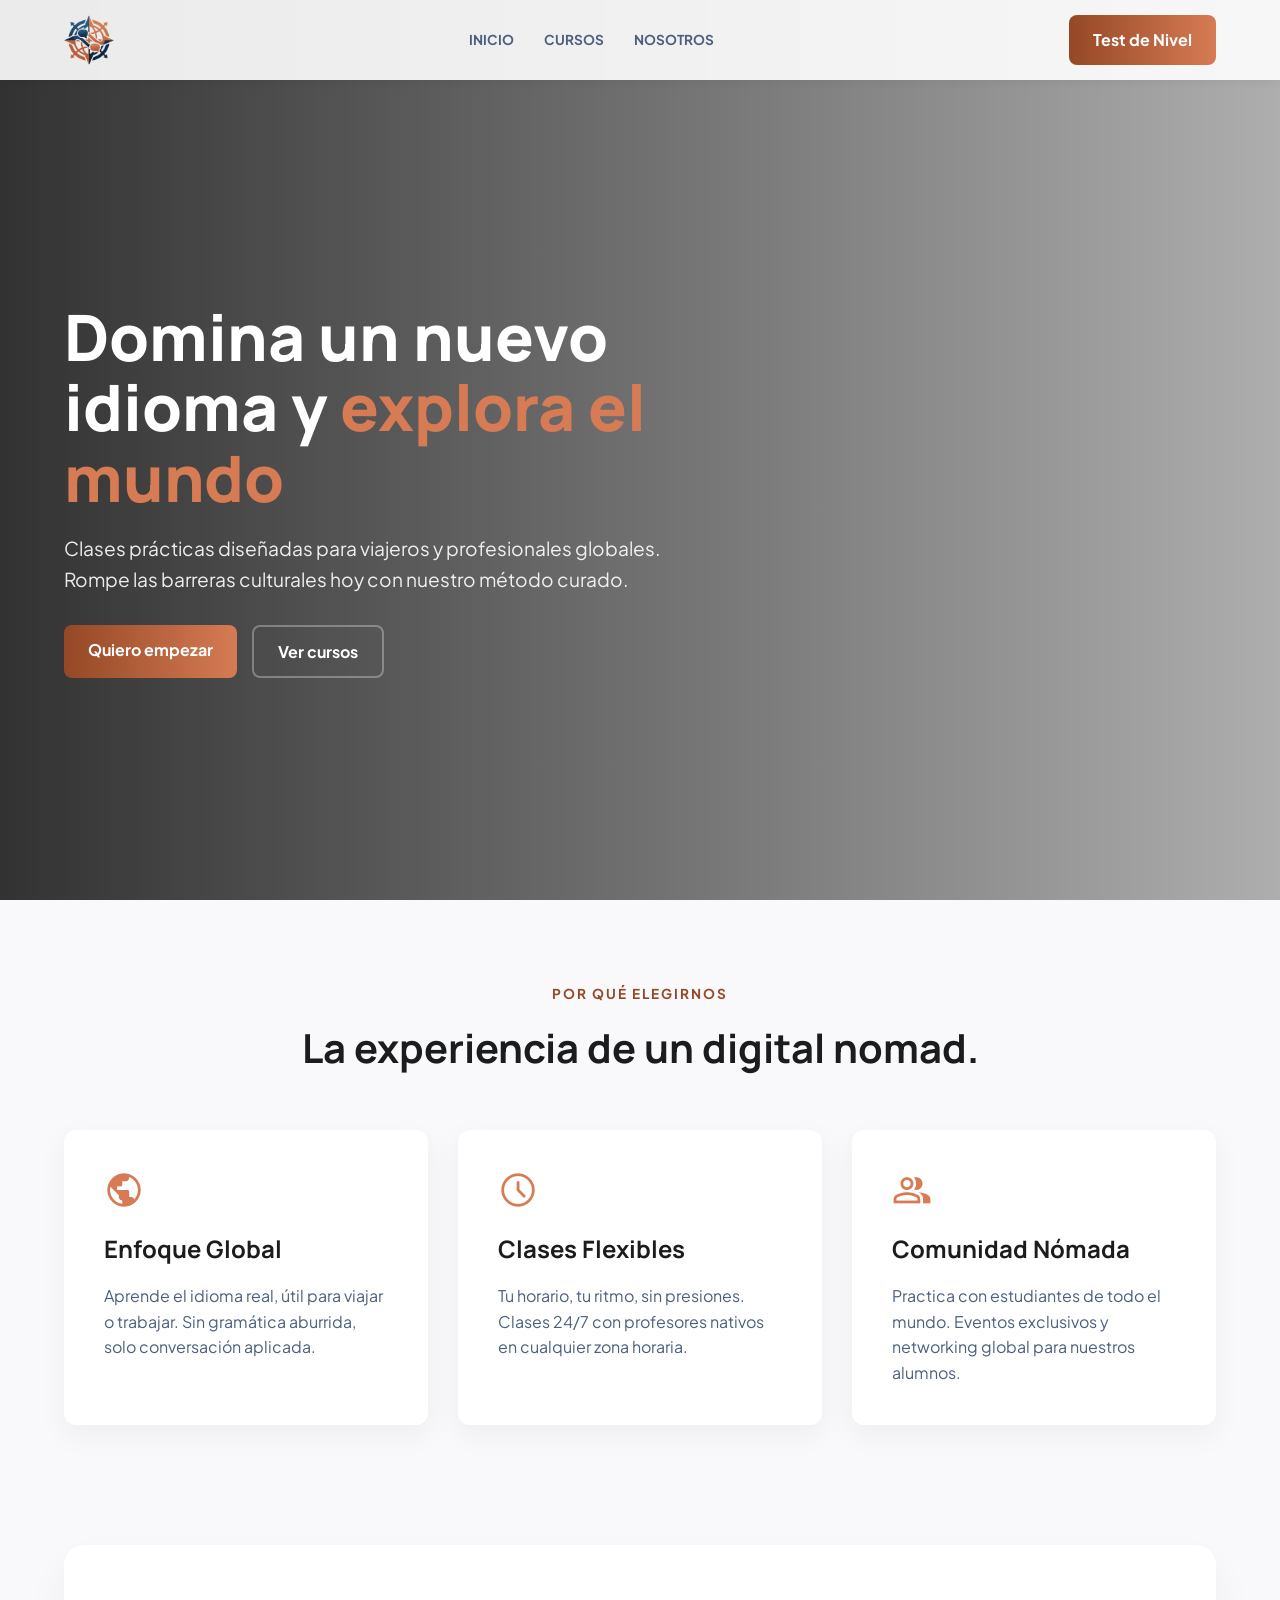
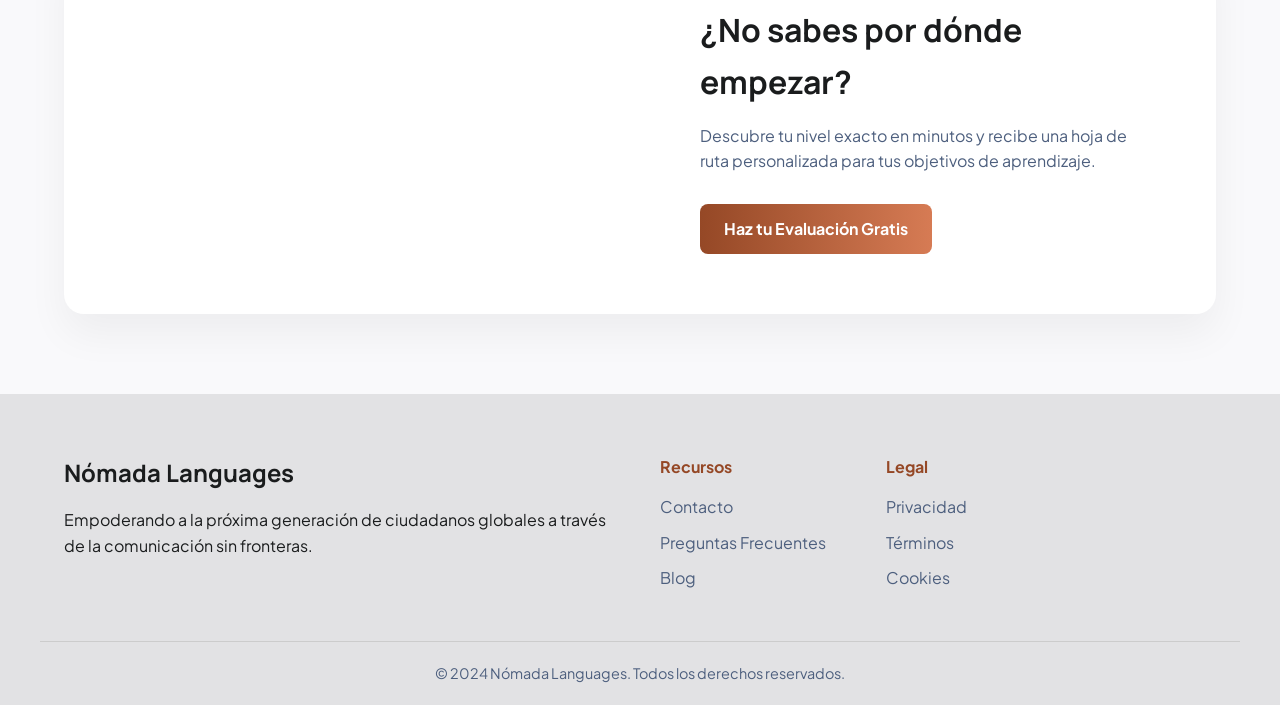
<file: index.html>
<!DOCTYPE html>
<html lang="es">
<head>
    <meta charset="UTF-8">
    <meta name="viewport" content="width=device-width, initial-scale=1.0">
    <title>Nómada Languages | Domina el mundo</title>
    <link rel="stylesheet" href="style.css">
    <link href="https://fonts.googleapis.com/css2?family=Manrope:wght@400;700;800&family=Plus+Jakarta+Sans:wght@400;500;600;700&display=swap" rel="stylesheet">
    <link href="https://fonts.googleapis.com/css2?family=Material+Symbols+Outlined" rel="stylesheet">
</head>
<body>

    <header class="navbar">
        <div class="container nav-content">
            <a href="index.html" class="logo-link">
                <img src="IMAGENES/LogoNomadaLenguages.png" alt="Nómada Languages Logo" class="logo-img">
            </a>

            <nav class="nav-links">
                <a href="index.html">Inicio</a>
                <a href="cursos.html">Cursos</a>
                <a href="nosotros.html">Nosotros</a>
            </nav>
            <a href="modulo.html" class="btn-primary">Test de Nivel</a>
            
            <span class="material-symbols-outlined menu-toggle" id="mobileMenuBtn">menu</span>
        </div>
    </header>

    <main>
        <section class="hero">
            <div class="container"> <div class="hero-content"> <h1>Domina un nuevo idioma y <span>explora el mundo</span></h1>
                    <p>Clases prácticas diseñadas para viajeros y profesionales globales. Rompe las barreras culturales hoy con nuestro método curado.</p>
                    <div class="hero-buttons">
                        <a href="#" class="btn-primary">Quiero empezar</a>
                        <a href="#" class="btn-secondary">Ver cursos</a>
                    </div>
                </div>
            </div>
        </section>

        <section class="features container">
            <div class="features-header">
                <span class="subtitle">POR QUÉ ELEGIRNOS</span>
                <h2>La experiencia de un digital nomad.</h2>
            </div>
            
            <div class="features-grid">
                <div class="feature-card">
                    <span class="material-symbols-outlined icon">public</span>
                    <h3>Enfoque Global</h3>
                    <p>Aprende el idioma real, útil para viajar o trabajar. Sin gramática aburrida, solo conversación aplicada.</p>
                </div>
                <div class="feature-card">
                    <span class="material-symbols-outlined icon">schedule</span>
                    <h3>Clases Flexibles</h3>
                    <p>Tu horario, tu ritmo, sin presiones. Clases 24/7 con profesores nativos en cualquier zona horaria.</p>
                </div>
                <div class="feature-card">
                    <span class="material-symbols-outlined icon">group</span>
                    <h3>Comunidad Nómada</h3>
                    <p>Practica con estudiantes de todo el mundo. Eventos exclusivos y networking global para nuestros alumnos.</p>
                </div>
            </div>
        </section>

        <section class="cta-banner container">
            <div class="cta-content">
                <div class="cta-image">
                    </div>
                <div class="cta-text">
                    <h2>¿No sabes por dónde empezar?</h2>
                    <p>Descubre tu nivel exacto en minutos y recibe una hoja de ruta personalizada para tus objetivos de aprendizaje.</p>
                    <a href="modulo.html" class="btn-primary">Haz tu Evaluación Gratis</a>
                </div>
            </div>
        </section>
    </main>

    <footer class="footer">
        <div class="container footer-grid">
            <div class="footer-brand">
                <h3>Nómada Languages</h3>
                <p>Empoderando a la próxima generación de ciudadanos globales a través de la comunicación sin fronteras.</p>
            </div>
            <div class="footer-links">
                <div class="link-column">
                    <h4>Recursos</h4>
                    <a href="#">Contacto</a>
                    <a href="#">Preguntas Frecuentes</a>
                    <a href="#">Blog</a>
                </div>
                <div class="link-column">
                    <h4>Legal</h4>
                    <a href="#">Privacidad</a>
                    <a href="#">Términos</a>
                    <a href="#">Cookies</a>
                </div>
            </div>
        </div>
        <div class="container footer-bottom">
            <p>&copy; 2024 Nómada Languages. Todos los derechos reservados.</p>
        </div>
    </footer>
        <script src="script.js"></script>
</body>
</html>
</file>
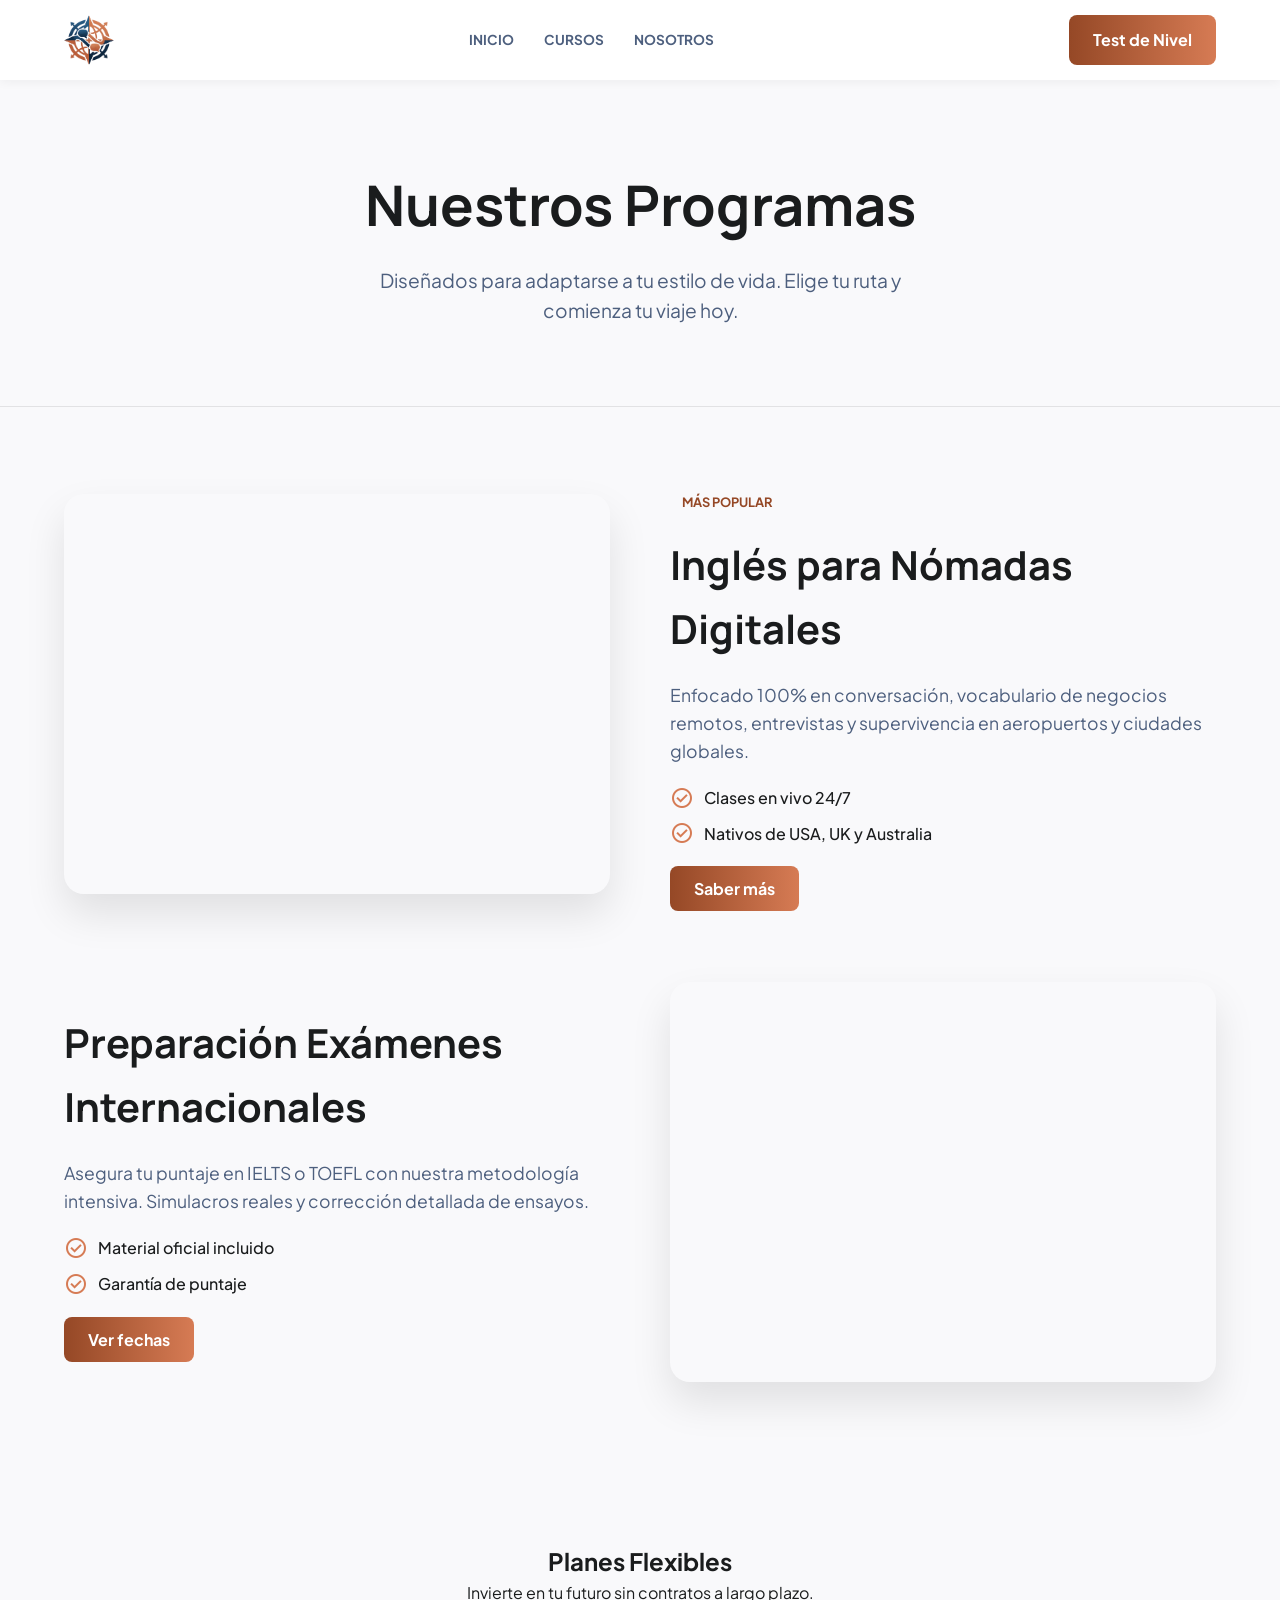
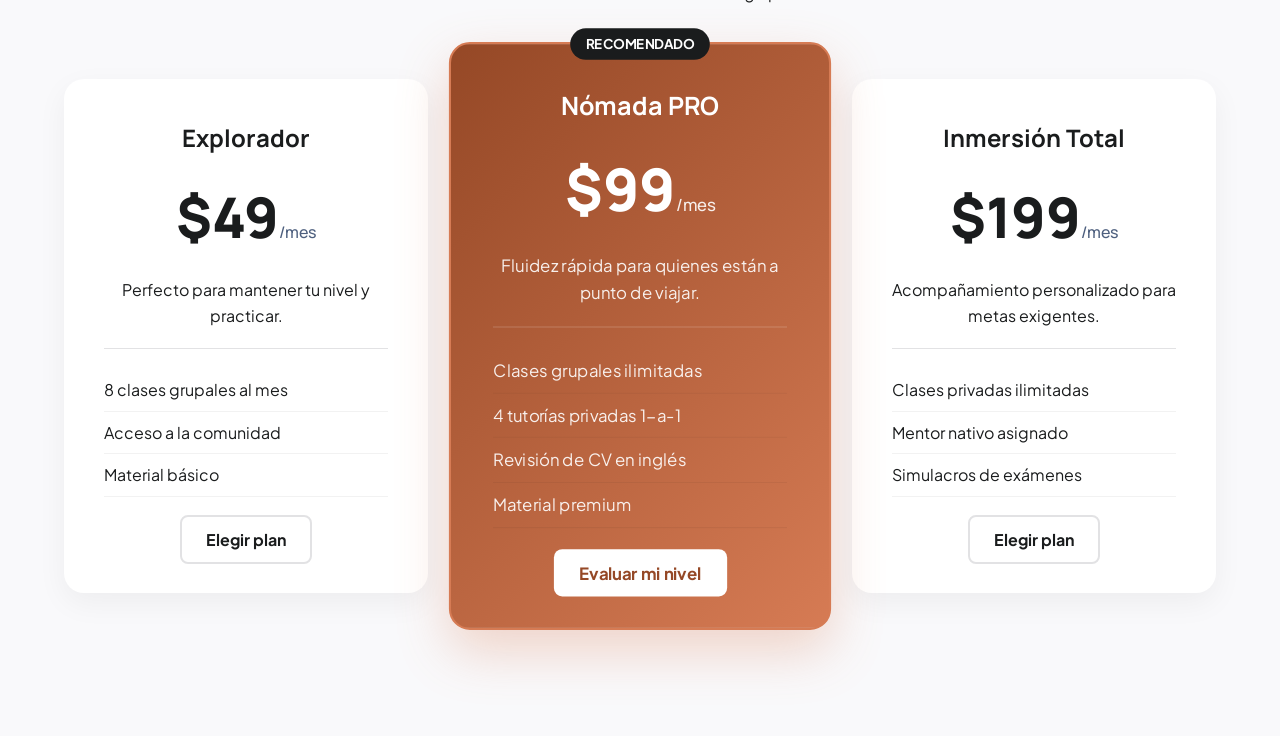
<file: cursos.html>
<!DOCTYPE html>
<html lang="es">
<head>
    <meta charset="UTF-8">
    <meta name="viewport" content="width=device-width, initial-scale=1.0">
    <title>Cursos | Nómada Languages</title>
    <link rel="stylesheet" href="style.css">
    <link href="https://fonts.googleapis.com/css2?family=Manrope:wght@400;700;800&family=Plus+Jakarta+Sans:wght@400;500;600;700&display=swap" rel="stylesheet">
    <link href="https://fonts.googleapis.com/css2?family=Material+Symbols+Outlined" rel="stylesheet">
</head>
<body>
    
    <header class="navbar">
        <div class="container nav-content">
            <a href="index.html" class="logo-link">
                <img src="IMAGENES/LogoNomadaLenguages.png" alt="Nómada Languages Logo" class="logo-img">
            </a>

            <nav class="nav-links">
                <a href="index.html">Inicio</a>
                <a href="cursos.html">Cursos</a>
                <a href="nosotros.html">Nosotros</a>
            </nav>
            <a href="modulo.html" class="btn-primary">Test de Nivel</a>

            <span class="material-symbols-outlined menu-toggle" id="mobileMenuBtn">menu</span>
        </div>
    </header>

    <main>
        <section class="page-header">
            <div class="container text-center">
                <h1>Nuestros Programas</h1>
                <p>Diseñados para adaptarse a tu estilo de vida. Elige tu ruta y comienza tu viaje hoy.</p>
            </div>
        </section>

        <section class="courses-section container">
            
            <div class="course-row">
                <div class="course-image" style="background-image: url('https://images.unsplash.com/photo-1528164344705-47542687000d?ixlib=rb-4.0.3&auto=format&fit=crop&w=800&q=80');"></div>
                <div class="course-info">
                    <span class="badge">Más Popular</span>
                    <h2>Inglés para Nómadas Digitales</h2>
                    <p>Enfocado 100% en conversación, vocabulario de negocios remotos, entrevistas y supervivencia en aeropuertos y ciudades globales.</p>
                    <ul class="course-features">
                        <li><span class="material-symbols-outlined">check_circle</span> Clases en vivo 24/7</li>
                        <li><span class="material-symbols-outlined">check_circle</span> Nativos de USA, UK y Australia</li>
                    </ul>
                    <a href="#" class="btn-primary">Saber más</a>
                </div>
            </div>

            <div class="course-row reverse">
                <div class="course-image" style="background-image: url('https://images.unsplash.com/photo-1434030216411-0b793f4b4173?ixlib=rb-4.0.3&auto=format&fit=crop&w=800&q=80');"></div>
                <div class="course-info">
                    <h2>Preparación Exámenes Internacionales</h2>
                    <p>Asegura tu puntaje en IELTS o TOEFL con nuestra metodología intensiva. Simulacros reales y corrección detallada de ensayos.</p>
                    <ul class="course-features">
                        <li><span class="material-symbols-outlined">check_circle</span> Material oficial incluido</li>
                        <li><span class="material-symbols-outlined">check_circle</span> Garantía de puntaje</li>
                    </ul>
                    <a href="#" class="btn-primary">Ver fechas</a>
                </div>
            </div>

        </section>

        <section class="pricing-section">
            <div class="container">
                <div class="text-center mb-50">
                    <h2>Planes Flexibles</h2>
                    <p>Invierte en tu futuro sin contratos a largo plazo.</p>
                </div>
                
                <div class="pricing-grid">
                    <div class="pricing-card">
                        <h3>Explorador</h3>
                        <div class="price">$49<span>/mes</span></div>
                        <p>Perfecto para mantener tu nivel y practicar.</p>
                        <hr>
                        <ul>
                            <li>8 clases grupales al mes</li>
                            <li>Acceso a la comunidad</li>
                            <li>Material básico</li>
                        </ul>
                        <a href="#" class="btn-secondary dark-text">Elegir plan</a>
                    </div>

                    <div class="pricing-card featured">
                        <div class="popular-tag">Recomendado</div>
                        <h3>Nómada PRO</h3>
                        <div class="price">$99<span>/mes</span></div>
                        <p>Fluidez rápida para quienes están a punto de viajar.</p>
                        <hr>
                        <ul>
                            <li>Clases grupales ilimitadas</li>
                            <li>4 tutorías privadas 1-a-1</li>
                            <li>Revisión de CV en inglés</li>
                            <li>Material premium</li>
                        </ul>
                        <a href="modulo.html" class="btn-primary" style="background: white; color: var(--primary-dark);">Evaluar mi nivel</a>
                    </div>

                    <div class="pricing-card">
                        <h3>Inmersión Total</h3>
                        <div class="price">$199<span>/mes</span></div>
                        <p>Acompañamiento personalizado para metas exigentes.</p>
                        <hr>
                        <ul>
                            <li>Clases privadas ilimitadas</li>
                            <li>Mentor nativo asignado</li>
                            <li>Simulacros de exámenes</li>
                        </ul>
                        <a href="#" class="btn-secondary dark-text">Elegir plan</a>
                    </div>
                </div>
            </div>
        </section>
    </main>
    <script src="script.js"></script>

    </body>
</html>
</file>
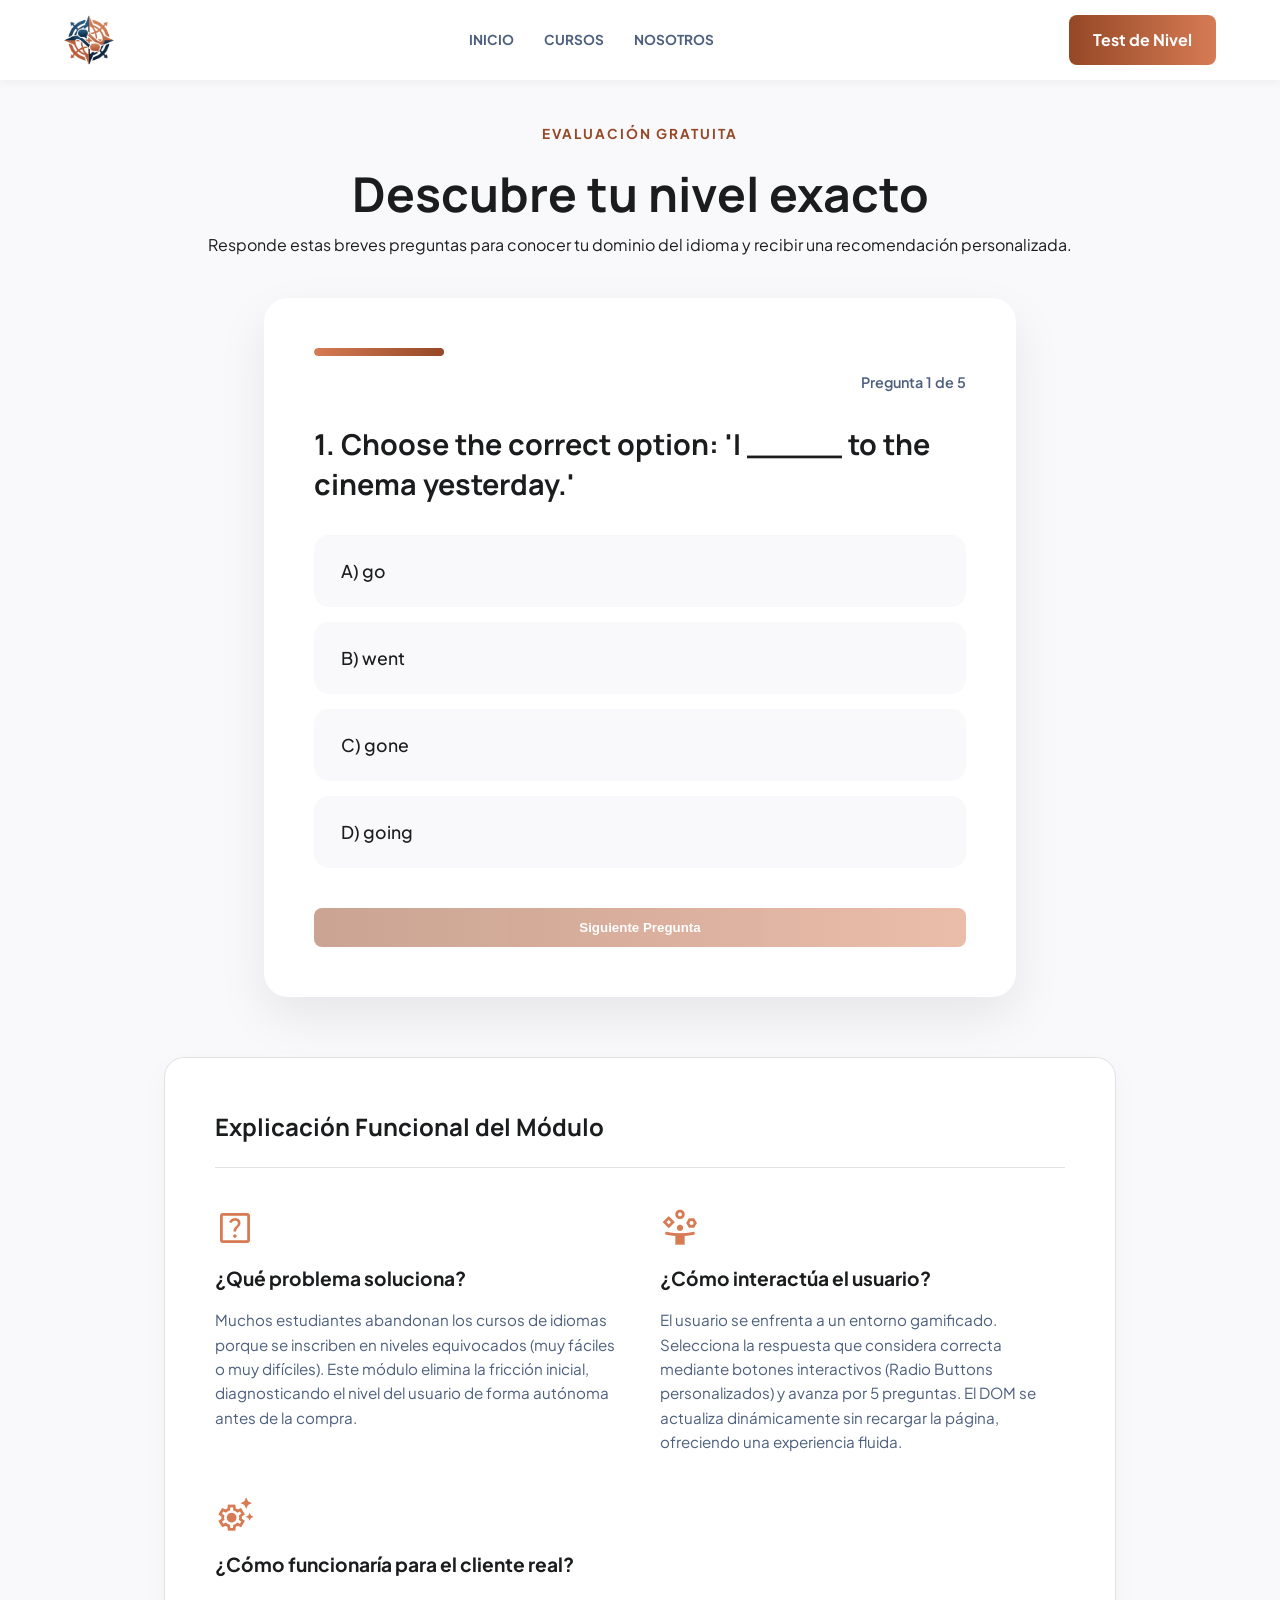
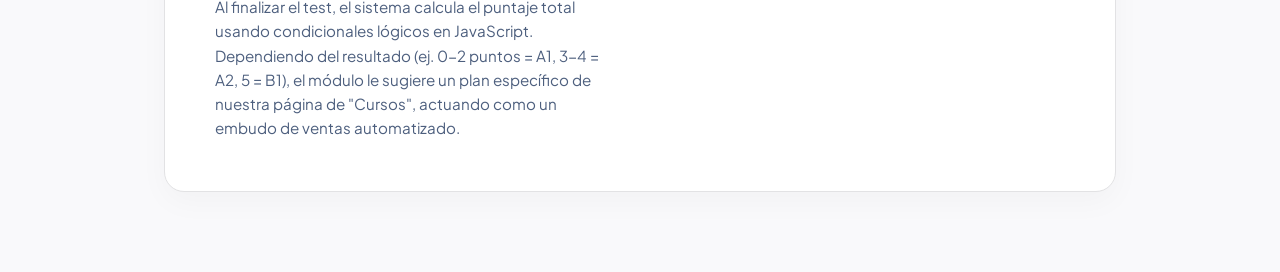
<file: modulo.html>
<!DOCTYPE html>
<html lang="es">
<head>
    <meta charset="UTF-8">
    <meta name="viewport" content="width=device-width, initial-scale=1.0">
    <title>Test de Nivel | Nómada Languages</title>
    <link rel="stylesheet" href="style.css">
    <link href="https://fonts.googleapis.com/css2?family=Manrope:wght@400;700;800&family=Plus+Jakarta+Sans:wght@400;500;600;700&display=swap" rel="stylesheet">
    <link href="https://fonts.googleapis.com/css2?family=Material+Symbols+Outlined" rel="stylesheet">
</head>
<body class="bg-surface">

    <header class="navbar">
        <div class="container nav-content">
            <a href="index.html" class="logo-link">
                <img src="IMAGENES/LogoNomadaLenguages.png" alt="Nómada Languages Logo" class="logo-img">
            </a>

            <nav class="nav-links">
                <a href="index.html">Inicio</a>
                <a href="cursos.html">Cursos</a>
                <a href="nosotros.html">Nosotros</a>
            </nav>
            <a href="modulo.html" class="btn-primary">Test de Nivel</a>

            <span class="material-symbols-outlined menu-toggle" id="mobileMenuBtn">menu</span>
        </div>
    </header>

    <main class="module-page">
        
        <section class="module-header text-center container">
            <span class="subtitle">EVALUACIÓN GRATUITA</span>
            <h1>Descubre tu nivel exacto</h1>
            <p>Responde estas breves preguntas para conocer tu dominio del idioma y recibir una recomendación personalizada.</p>
        </section>

        <section class="quiz-container container">
            <div class="quiz-card" id="quizCard">
                
                <div class="progress-container">
                    <div class="progress-bar" id="progressBar" style="width: 20%;"></div>
                </div>
                <div class="progress-text" id="progressText">Pregunta 1 de 5</div>

                <div class="question-area">
                    <h2 id="questionText">1. Choose the correct option: "I _____ to the cinema yesterday."</h2>
                </div>

                <div class="options-area" id="optionsArea">
                    <label class="option-label">
                        <input type="radio" name="answer" value="go">
                        <span class="option-text">A) go</span>
                    </label>
                    <label class="option-label">
                        <input type="radio" name="answer" value="went">
                        <span class="option-text">B) went</span>
                    </label>
                    <label class="option-label">
                        <input type="radio" name="answer" value="gone">
                        <span class="option-text">C) gone</span>
                    </label>
                    <label class="option-label">
                        <input type="radio" name="answer" value="going">
                        <span class="option-text">D) going</span>
                    </label>
                </div>

                <div class="quiz-footer">
                    <button id="nextBtn" class="btn-primary w-100">Siguiente Pregunta</button>
                </div>

            </div>
        </section>

        <section class="documentation-section container">
            <div class="doc-card">
                <h2>Explicación Funcional del Módulo</h2>
                <hr>
                
                <div class="doc-grid">
                    <div class="doc-item">
                        <span class="material-symbols-outlined icon">help_center</span>
                        <h3>¿Qué problema soluciona?</h3>
                        <p>Muchos estudiantes abandonan los cursos de idiomas porque se inscriben en niveles equivocados (muy fáciles o muy difíciles). Este módulo elimina la fricción inicial, diagnosticando el nivel del usuario de forma autónoma antes de la compra.</p>
                    </div>
                    
                    <div class="doc-item">
                        <span class="material-symbols-outlined icon">person_play</span>
                        <h3>¿Cómo interactúa el usuario?</h3>
                        <p>El usuario se enfrenta a un entorno gamificado. Selecciona la respuesta que considera correcta mediante botones interactivos (Radio Buttons personalizados) y avanza por 5 preguntas. El DOM se actualiza dinámicamente sin recargar la página, ofreciendo una experiencia fluida.</p>
                    </div>
                    
                    <div class="doc-item">
                        <span class="material-symbols-outlined icon">settings_suggest</span>
                        <h3>¿Cómo funcionaría para el cliente real?</h3>
                        <p>Al finalizar el test, el sistema calcula el puntaje total usando condicionales lógicos en JavaScript. Dependiendo del resultado (ej. 0-2 puntos = A1, 3-4 = A2, 5 = B1), el módulo le sugiere un plan específico de nuestra página de "Cursos", actuando como un embudo de ventas automatizado.</p>
                    </div>
                </div>
            </div>
        </section>

    </main>
    <script src="script.js"></script>
    </body>
</html>
</file>
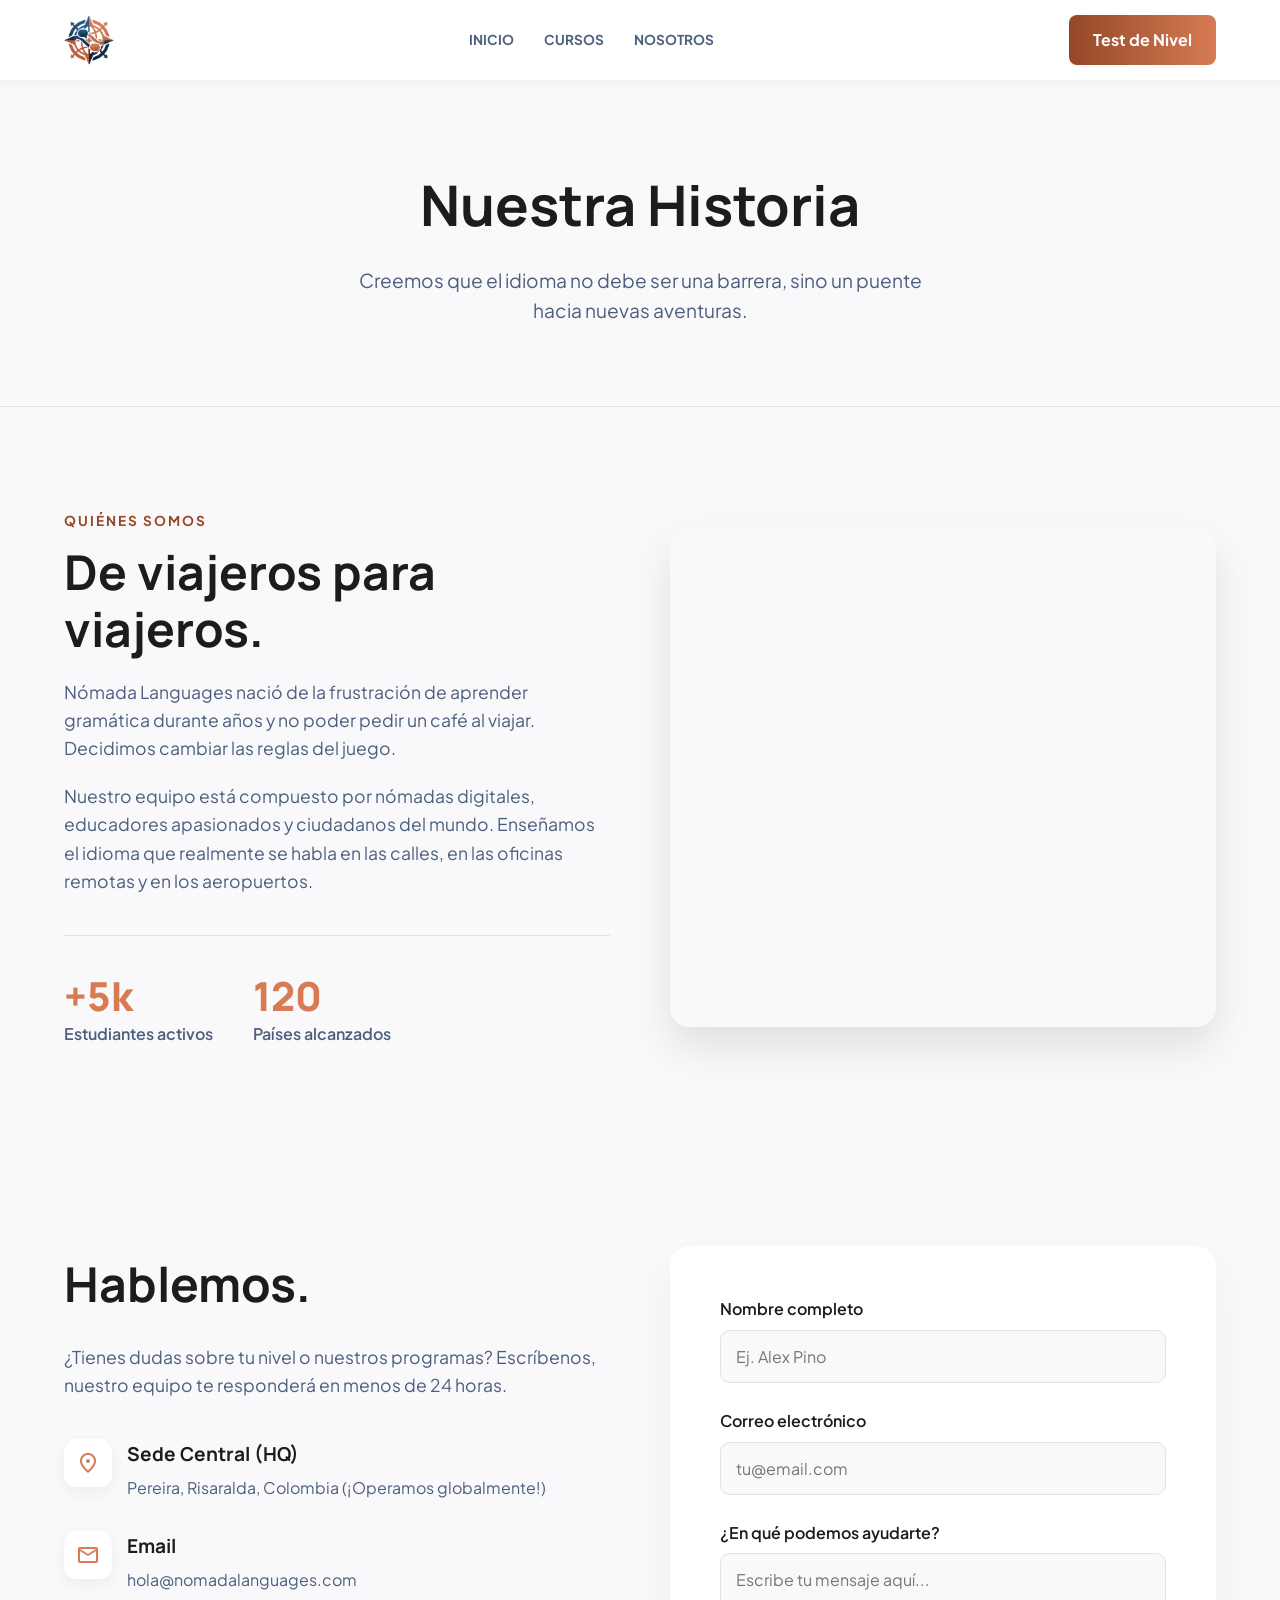
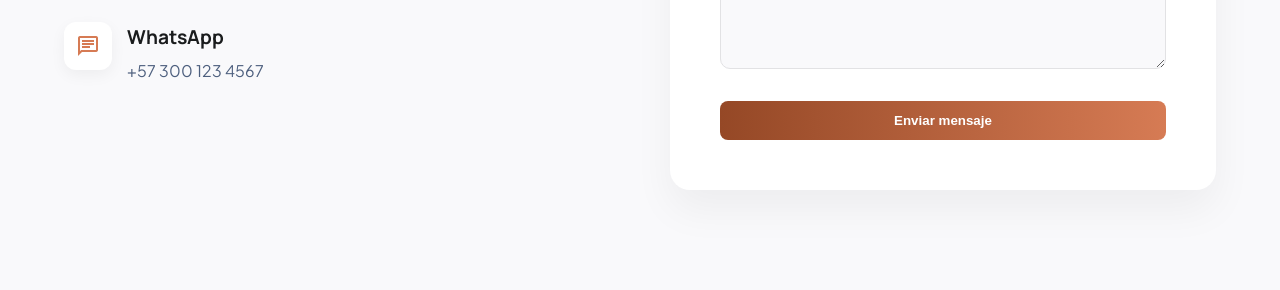
<file: nosotros.html>
<!DOCTYPE html>
<html lang="es">
<head>
    <meta charset="UTF-8">
    <meta name="viewport" content="width=device-width, initial-scale=1.0">
    <title>Nosotros | Nómada Languages</title>
    <link rel="stylesheet" href="style.css">
    <link href="https://fonts.googleapis.com/css2?family=Manrope:wght@400;700;800&family=Plus+Jakarta+Sans:wght@400;500;600;700&display=swap" rel="stylesheet">
    <link href="https://fonts.googleapis.com/css2?family=Material+Symbols+Outlined" rel="stylesheet">
</head>
<body>

    <header class="navbar">
        <div class="container nav-content">
            <a href="index.html" class="logo-link">
                <img src="IMAGENES/LogoNomadaLenguages.png" alt="Nómada Languages Logo" class="logo-img">
            </a>

            <nav class="nav-links">
                <a href="index.html">Inicio</a>
                <a href="cursos.html">Cursos</a>
                <a href="nosotros.html">Nosotros</a>
            </nav>
            <a href="modulo.html" class="btn-primary">Test de Nivel</a>

            <span class="material-symbols-outlined menu-toggle" id="mobileMenuBtn">menu</span>
        </div>
    </header>

    <main>
        <section class="page-header">
            <div class="container text-center">
                <h1>Nuestra Historia</h1>
                <p>Creemos que el idioma no debe ser una barrera, sino un puente hacia nuevas aventuras.</p>
            </div>
        </section>

        <section class="about-section container">
            <div class="about-content">
                <span class="subtitle">QUIÉNES SOMOS</span>
                <h2>De viajeros para viajeros.</h2>
                <p>Nómada Languages nació de la frustración de aprender gramática durante años y no poder pedir un café al viajar. Decidimos cambiar las reglas del juego.</p>
                <p>Nuestro equipo está compuesto por nómadas digitales, educadores apasionados y ciudadanos del mundo. Enseñamos el idioma que realmente se habla en las calles, en las oficinas remotas y en los aeropuertos.</p>
                
                <div class="stats-grid">
                    <div class="stat-item">
                        <span class="stat-number">+5k</span>
                        <span class="stat-label">Estudiantes activos</span>
                    </div>
                    <div class="stat-item">
                        <span class="stat-number">120</span>
                        <span class="stat-label">Países alcanzados</span>
                    </div>
                </div>
            </div>
            <div class="about-image" style="background-image: url('https://images.unsplash.com/photo-1552664730-d307ca884978?ixlib=rb-4.0.3&auto=format&fit=crop&w=800&q=80');"></div>
        </section>

        <section class="contact-section">
            <div class="container contact-grid">
                
                <div class="contact-info">
                    <h2>Hablemos.</h2>
                    <p>¿Tienes dudas sobre tu nivel o nuestros programas? Escríbenos, nuestro equipo te responderá en menos de 24 horas.</p>
                    
                    <ul class="contact-details">
                        <li>
                            <span class="material-symbols-outlined icon">location_on</span>
                            <div>
                                <strong>Sede Central (HQ)</strong>
                                <p>Pereira, Risaralda, Colombia (¡Operamos globalmente!)</p>
                            </div>
                        </li>
                        <li>
                            <span class="material-symbols-outlined icon">mail</span>
                            <div>
                                <strong>Email</strong>
                                <p>hola@nomadalanguages.com</p>
                            </div>
                        </li>
                        <li>
                            <span class="material-symbols-outlined icon">chat</span>
                            <div>
                                <strong>WhatsApp</strong>
                                <p>+57 300 123 4567</p>
                            </div>
                        </li>
                    </ul>
                </div>

                <div class="contact-form-container">
                    <form action="#" class="contact-form">
                        <div class="form-group">
                            <label for="nombre">Nombre completo</label>
                            <input type="text" id="nombre" name="nombre" placeholder="Ej. Alex Pino" required>
                        </div>
                        
                        <div class="form-group">
                            <label for="email">Correo electrónico</label>
                            <input type="email" id="email" name="email" placeholder="tu@email.com" required>
                        </div>
                        
                        <div class="form-group">
                            <label for="mensaje">¿En qué podemos ayudarte?</label>
                            <textarea id="mensaje" name="mensaje" rows="4" placeholder="Escribe tu mensaje aquí..." required></textarea>
                        </div>
                        
                        <button type="submit" class="btn-primary w-100">Enviar mensaje</button>
                    </form>
                </div>

            </div>
        </section>
    </main>
    <script src="script.js"></script>

    </body>
</html>
</file>
<file: style.css>
/* Variables globales para mantener los colores del diseño original */
:root {
    --primary-color: #d67b54;
    --primary-dark: #954826;
    --text-dark: #1a1c1d;
    --text-light: #4d5f7e;
    --bg-light: #f9f9fb;
    --white: #ffffff;
    --font-heading: 'Manrope', sans-serif;
    --font-body: 'Plus Jakarta Sans', sans-serif;
}

/* Reseteo básico */
* {
    margin: 0;
    padding: 0;
    box-sizing: border-box;
}

body {
    font-family: var(--font-body);
    background-color: var(--bg-light);
    color: var(--text-dark);
    line-height: 1.6;
}

.container {
    max-width: 1200px;
    margin: 0 auto;
    padding: 0 24px;
}

/* ================= NAVEGACIÓN ================= */
.navbar {
    background-color: rgba(255, 255, 255, 0.9);
    position: fixed;
    width: 100%;
    top: 0;
    z-index: 100;
    box-shadow: 0 2px 10px rgba(0,0,0,0.05);
}

.nav-content {
    display: flex;
    justify-content: space-between;
    align-items: center;
    height: 80px;
}

/* ================= NAVEGACIÓN ================= */
/* ... tus otras reglas de navbar y nav-content ... */

/* Estilo para el enlace que contiene el logo */
.logo-link {
    text-decoration: none;
    display: flex; /* Ayuda a alinear verticalmente si hay algún espacio extraño */
    align-items: center;
}

/* Estilo para la imagen del logo */
.logo-img {
    height: 50px; /* Ajusta esta altura para que el logo quepa bien en los 80px de la nav */
    width: auto; /* Mantiene la proporción de la imagen */
    transition: transform 0.3s; /* Efecto suave al pasar el mouse */
}

.logo-link:hover .logo-img {
    transform: scale(1.05); /* Pequeño efecto visual al pasar el mouse */
}
/* ... tus otras reglas de nav-links ... */

.nav-links a {
    text-decoration: none;
    color: var(--text-light);
    font-weight: 700;
    text-transform: uppercase;
    font-size: 0.85rem;
    margin: 0 15px;
    transition: color 0.3s;
}

.nav-links a.active, .nav-links a:hover {
    color: var(--primary-dark);
}

/* Botones globales */
.btn-primary {
    background: linear-gradient(to right, var(--primary-dark), var(--primary-color));
    color: var(--white);
    padding: 12px 24px;
    border-radius: 8px;
    text-decoration: none;
    font-weight: 700;
    border: none;
    cursor: pointer;
    transition: transform 0.2s;
}

.btn-primary:hover {
    transform: scale(1.05);
}

.btn-secondary {
    background: transparent;
    color: var(--white);
    padding: 12px 24px;
    border-radius: 8px;
    text-decoration: none;
    font-weight: 700;
    border: 2px solid rgba(255,255,255,0.3);
    transition: background 0.3s;
}

.btn-secondary:hover {
    background: rgba(255,255,255,0.1);
}

/* ================= HERO SECTION ================= */
.hero .container {
    width: 100%; /* Obliga al contenedor a expandirse para que el contenido se tire a la izquierda */
}

.hero-content {
    color: var(--white);
    max-width: 600px;
    text-align: left; 
    /* Ya no necesita nada más, se alineará solo a la izquierda */
}

.hero {
    height: 100vh;
    background-image: linear-gradient(to right, rgba(0,0,0,0.8), rgba(0,0,0,0.3)), url('https://images.unsplash.com/photo-1555848962-6e79363ec58f?ixlib=rb-4.0.3&auto=format&fit=crop&w=1920&q=80');
    background-size: cover;
    background-position: center;
    display: flex;
    align-items: center;
    padding-top: 80px; /* Compensa la barra de navegación */
}

.hero-buttons {
    display: flex;
    gap: 15px;
    justify-content: flex-start; /* Asegura que los botones también se alineen a la izquierda */
    margin-top: 20px; /* Un pequeño margen para separar los botones del texto si es necesario */
}

.hero h1 {
    font-family: var(--font-heading);
    font-size: 4rem;
    font-weight: 800;
    line-height: 1.1;
    margin-bottom: 20px;
}

.hero h1 span {
    color: var(--primary-color);
}

.hero p {
    font-size: 1.2rem;
    margin-bottom: 30px;
    opacity: 0.9;
}


/* ================= FEATURES (CARDS) ================= */
.features {
    padding: 80px 24px;
}

.features-header {
    text-align: center;
    margin-bottom: 50px;
}

.subtitle {
    color: var(--primary-dark);
    font-weight: 700;
    letter-spacing: 2px;
    font-size: 0.85rem;
}

.features-header h2 {
    font-family: var(--font-heading);
    font-size: 2.5rem;
    margin-top: 10px;
}

.features-grid {
    display: grid;
    grid-template-columns: repeat(auto-fit, minmax(300px, 1fr));
    gap: 30px;
}

.feature-card {
    background: var(--white);
    padding: 40px;
    border-radius: 12px;
    box-shadow: 0 10px 30px rgba(0,0,0,0.05);
    transition: transform 0.3s;
}

.feature-card:hover {
    transform: translateY(-5px);
}

.feature-card .icon {
    font-size: 2.5rem;
    color: var(--primary-color);
    margin-bottom: 20px;
}

.feature-card h3 {
    font-family: var(--font-heading);
    font-size: 1.5rem;
    margin-bottom: 15px;
}

.feature-card p {
    color: var(--text-light);
}

/* ================= CTA BANNER ================= */
.cta-banner {
    padding: 40px 24px 80px;
}

.cta-content {
    background: var(--white);
    border-radius: 20px;
    display: grid;
    grid-template-columns: 1fr 1fr;
    overflow: hidden;
    box-shadow: 0 20px 40px rgba(0,0,0,0.05);
}

.cta-image {
    background-image: url('https://images.unsplash.com/photo-1522071820081-009f0129c71c?ixlib=rb-4.0.3&auto=format&fit=crop&w=800&q=80');
    background-size: cover;
    background-position: center;
    min-height: 300px;
}

.cta-text {
    padding: 60px;
    display: flex;
    flex-direction: column;
    justify-content: center;
    align-items: flex-start;
}

.cta-text h2 {
    font-family: var(--font-heading);
    font-size: 2rem;
    margin-bottom: 15px;
}

.cta-text p {
    color: var(--text-light);
    margin-bottom: 30px;
}

/* ================= FOOTER ================= */
.footer {
    background-color: #e2e2e4;
    padding: 60px 0 20px;
}

.footer-grid {
    display: grid;
    grid-template-columns: 1fr 1fr;
    gap: 40px;
    margin-bottom: 40px;
}

.footer-brand h3 {
    font-family: var(--font-heading);
    font-size: 1.5rem;
    margin-bottom: 15px;
}

.footer-links {
    display: flex;
    gap: 60px;
}

.link-column h4 {
    color: var(--primary-dark);
    margin-bottom: 15px;
}

.link-column a {
    display: block;
    color: var(--text-light);
    text-decoration: none;
    margin-bottom: 10px;
}

.link-column a:hover {
    color: var(--primary-dark);
}

.footer-bottom {
    border-top: 1px solid #ccc;
    padding-top: 20px;
    text-align: center;
    color: var(--text-light);
    font-size: 0.9rem;
}

/* ================= PAGE HEADER (Páginas internas) ================= */
.page-header {
    padding: 160px 24px 80px; /* Mucho padding top para la navbar */
    background-color: var(--bg-light);
    border-bottom: 1px solid #e2e2e4;
}

.text-center {
    text-align: center;
}

.mb-50 {
    margin-bottom: 50px;
}

.page-header h1 {
    font-family: var(--font-heading);
    font-size: 3.5rem;
    color: var(--text-dark);
    margin-bottom: 15px;
}

.page-header p {
    font-size: 1.2rem;
    color: var(--text-light);
    max-width: 600px;
    margin: 0 auto;
}

/* ================= COURSES SECTION (Patrón Z) ================= */
.courses-section {
    padding: 80px 24px;
    display: flex;
    flex-direction: column;
    gap: 80px; /* Espacio entre filas */
}

.course-row {
    display: flex;
    align-items: center;
    gap: 60px;
}

.course-row.reverse {
    flex-direction: row-reverse; /* Aquí invertimos la posición mágicamente */
}

.course-image {
    flex: 1;
    min-height: 400px;
    background-size: cover;
    background-position: center;
    border-radius: 20px;
    box-shadow: 0 20px 40px rgba(0,0,0,0.1);
}

.course-info {
    flex: 1;
}

.badge {
    background: var(--primary-fixed-dim);
    color: var(--primary-dark);
    padding: 5px 12px;
    border-radius: 20px;
    font-size: 0.8rem;
    font-weight: 700;
    text-transform: uppercase;
    display: inline-block;
    margin-bottom: 15px;
}

.course-info h2 {
    font-family: var(--font-heading);
    font-size: 2.5rem;
    margin-bottom: 20px;
    color: var(--text-dark);
}

.course-info p {
    color: var(--text-light);
    font-size: 1.1rem;
    margin-bottom: 20px;
}

.course-features {
    list-style: none;
    margin-bottom: 30px;
}

.course-features li {
    display: flex;
    align-items: center;
    gap: 10px;
    margin-bottom: 10px;
    color: var(--text-dark);
    font-weight: 500;
}

.course-features .material-symbols-outlined {
    color: var(--primary-color);
}

/* ================= PRICING SECTION ================= */
.pricing-section {
    background-color: var(--surface-container-low);
    padding: 80px 0 120px;
}

.pricing-grid {
    display: grid;
    grid-template-columns: repeat(auto-fit, minmax(300px, 1fr));
    gap: 30px;
    align-items: center; /* Alinea al centro para que el destacado resalte */
}

.pricing-card {
    background: var(--white);
    padding: 40px;
    border-radius: 20px;
    box-shadow: 0 10px 30px rgba(0,0,0,0.05);
    text-align: center;
    transition: transform 0.3s;
}

.pricing-card:hover {
    transform: translateY(-5px);
}

.pricing-card.featured {
    background: linear-gradient(135deg, var(--primary-dark), var(--primary-color));
    color: var(--white);
    transform: scale(1.05); /* Lo hace un poco más grande */
    box-shadow: 0 20px 50px rgba(214, 123, 84, 0.3);
    border: 2px solid var(--primary-color);
    position: relative;
    z-index: 10;
}

.pricing-card.featured:hover {
    transform: scale(1.08); /* Crece un poco más al pasar el mouse */
}

.popular-tag {
    position: absolute;
    top: -15px;
    left: 50%;
    transform: translateX(-50%);
    background: var(--text-dark);
    color: var(--white);
    padding: 5px 15px;
    border-radius: 20px;
    font-size: 0.8rem;
    font-weight: 700;
    text-transform: uppercase;
}

.pricing-card h3 {
    font-family: var(--font-heading);
    font-size: 1.5rem;
    margin-bottom: 15px;
}

.pricing-card .price {
    font-size: 3.5rem;
    font-weight: 800;
    font-family: var(--font-heading);
    margin-bottom: 15px;
}

.pricing-card .price span {
    font-size: 1rem;
    color: var(--text-light);
    font-weight: 500;
}

.pricing-card.featured .price span, 
.pricing-card.featured p, 
.pricing-card.featured li {
    color: rgba(255,255,255,0.9);
}

.pricing-card hr {
    border: none;
    border-top: 1px solid #e2e2e4;
    margin: 20px 0;
}

.pricing-card.featured hr {
    border-top-color: rgba(255,255,255,0.2);
}

.pricing-card ul {
    list-style: none;
    text-align: left;
    margin-bottom: 30px;
}

.pricing-card li {
    padding: 8px 0;
    border-bottom: 1px solid rgba(0,0,0,0.05);
}

.btn-secondary.dark-text {
    border-color: #e2e2e4;
    color: var(--text-dark);
}

.btn-secondary.dark-text:hover {
    border-color: var(--primary-dark);
    color: var(--primary-dark);
}

/* ================= ABOUT SECTION ================= */
.about-section {
    padding: 100px 24px;
    display: flex;
    align-items: center;
    gap: 60px;
}

.about-content {
    flex: 1;
}

.about-content h2 {
    font-family: var(--font-heading);
    font-size: 3rem;
    margin: 10px 0 20px;
    line-height: 1.2;
}

.about-content p {
    color: var(--text-light);
    font-size: 1.1rem;
    margin-bottom: 20px;
}

.about-image {
    flex: 1;
    min-height: 500px;
    border-radius: 20px;
    background-size: cover;
    background-position: center;
    box-shadow: 0 20px 40px rgba(0,0,0,0.1);
}

.stats-grid {
    display: flex;
    gap: 40px;
    margin-top: 40px;
    padding-top: 40px;
    border-top: 1px solid #e2e2e4;
}

.stat-item {
    display: flex;
    flex-direction: column;
}

.stat-number {
    font-family: var(--font-heading);
    font-size: 2.5rem;
    font-weight: 800;
    color: var(--primary-color);
    line-height: 1;
}

.stat-label {
    color: var(--text-light);
    font-weight: 600;
    margin-top: 5px;
}

/* ================= CONTACT SECTION & FORMS ================= */
.contact-section {
    background-color: var(--surface-container-low);
    padding: 100px 0;
}

.contact-grid {
    display: grid;
    grid-template-columns: 1fr 1fr;
    gap: 60px;
    align-items: flex-start;
}

.contact-info h2 {
    font-family: var(--font-heading);
    font-size: 3rem;
    margin-bottom: 20px;
}

.contact-info p {
    color: var(--text-light);
    font-size: 1.1rem;
    margin-bottom: 40px;
}

.contact-details {
    list-style: none;
}

.contact-details li {
    display: flex;
    align-items: flex-start;
    gap: 15px;
    margin-bottom: 30px;
}

.contact-details .icon {
    background: var(--white);
    color: var(--primary-color);
    padding: 12px;
    border-radius: 12px;
    box-shadow: 0 5px 15px rgba(0,0,0,0.05);
    font-size: 1.5rem;
}

.contact-details strong {
    font-family: var(--font-heading);
    font-size: 1.2rem;
    display: block;
    margin-bottom: 5px;
    color: var(--text-dark);
}

.contact-details p {
    margin-bottom: 0;
    font-size: 1rem;
}

/* Formulario */
.contact-form-container {
    background: var(--white);
    padding: 50px;
    border-radius: 20px;
    box-shadow: 0 20px 40px rgba(0,0,0,0.05);
}

.form-group {
    margin-bottom: 25px;
}

.form-group label {
    display: block;
    font-weight: 600;
    margin-bottom: 8px;
    color: var(--text-dark);
}

.form-group input, 
.form-group textarea {
    width: 100%;
    padding: 15px;
    border: 1px solid #e2e2e4;
    border-radius: 10px;
    background-color: var(--bg-light);
    font-family: var(--font-body);
    font-size: 1rem;
    transition: all 0.3s ease;
}

.form-group input:focus, 
.form-group textarea:focus {
    outline: none;
    border-color: var(--primary-color);
    background-color: var(--white);
    box-shadow: 0 0 0 3px rgba(214, 123, 84, 0.1); /* Efecto de foco (halo naranja) */
}

.w-100 {
    width: 100%;
}

/* ================= MODULE PAGE (Test de Nivel) ================= */
.module-page {
    padding-top: 120px;
    padding-bottom: 80px;
    background-color: var(--surface-container-low);
    min-height: 100vh;
}

.module-header {
    margin-bottom: 40px;
}

.module-header h1 {
    font-family: var(--font-heading);
    font-size: 3rem;
    color: var(--text-dark);
    margin-top: 10px;
}

/* ================= QUIZ CARD ================= */
.quiz-container {
    max-width: 800px;
    margin: 0 auto 60px;
}

.quiz-card {
    background: var(--white);
    padding: 50px;
    border-radius: 24px;
    box-shadow: 0 20px 50px rgba(0,0,0,0.08);
}

/* Barra de Progreso */
.progress-container {
    width: 100%;
    height: 8px;
    background-color: var(--surface-container-high);
    border-radius: 10px;
    overflow: hidden;
    margin-bottom: 15px;
}

.progress-bar {
    height: 100%;
    background: linear-gradient(to right, var(--primary-color), var(--primary-dark));
    border-radius: 10px;
    transition: width 0.4s ease;
}

.progress-text {
    font-size: 0.9rem;
    color: var(--text-light);
    font-weight: 600;
    text-align: right;
    margin-bottom: 30px;
}

/* Pregunta */
.question-area h2 {
    font-family: var(--font-heading);
    font-size: 1.8rem;
    color: var(--text-dark);
    margin-bottom: 30px;
    line-height: 1.4;
}

/* Opciones (Radio Buttons Personalizados) */
.options-area {
    display: flex;
    flex-direction: column;
    gap: 15px;
    margin-bottom: 40px;
}

.option-label {
    display: block;
    cursor: pointer;
    position: relative;
}

/* Ocultamos el input de radio real */
.option-label input[type="radio"] {
    position: absolute;
    opacity: 0;
    cursor: pointer;
}

/* Estilo visual de la opción */
.option-text {
    display: block;
    padding: 20px 25px;
    background-color: var(--bg-light);
    border: 2px solid transparent;
    border-radius: 15px;
    font-size: 1.1rem;
    font-weight: 500;
    color: var(--text-dark);
    transition: all 0.2s ease;
}

/* Hover de la opción */
.option-label:hover .option-text {
    background-color: var(--surface-container-high);
}

/* Estado seleccionado de la opción */
.option-label input[type="radio"]:checked ~ .option-text {
    background-color: rgba(214, 123, 84, 0.1); /* Naranja muy claro */
    border-color: var(--primary-color);
    font-weight: 700;
    color: var(--primary-dark);
}

.quiz-footer {
    text-align: right;
}

/* ================= DOCUMENTATION SECTION ================= */
.documentation-section {
    max-width: 1000px;
    margin: 0 auto;
}

.doc-card {
    background: var(--white);
    padding: 50px;
    border-radius: 20px;
    box-shadow: 0 10px 30px rgba(0,0,0,0.03);
    border: 1px solid #e2e2e4;
}

.doc-card h2 {
    font-family: var(--font-heading);
    color: var(--text-dark);
    margin-bottom: 20px;
}

.doc-card hr {
    border: none;
    border-top: 1px solid #e2e2e4;
    margin-bottom: 40px;
}

.doc-grid {
    display: grid;
    grid-template-columns: repeat(auto-fit, minmax(280px, 1fr));
    gap: 40px;
}

.doc-item .icon {
    font-size: 2.5rem;
    color: var(--primary-color);
    margin-bottom: 15px;
}

.doc-item h3 {
    font-size: 1.2rem;
    margin-bottom: 15px;
    color: var(--text-dark);
}

.doc-item p {
    color: var(--text-light);
    font-size: 0.95rem;
    line-height: 1.6;
}

/* ===============================================
   NAVBAR RESPONSIVE — reemplaza la sección de
   media queries de navegación en tu style.css
   =============================================== */
 
/* --- DESKTOP (base, sin media query) --- */
.nav-links {
    display: flex;
    align-items: center;
}
 
.menu-toggle {
    display: none !important; /* Fuerza a desaparecer en PC  */
    cursor: pointer;
    font-size: 2.2rem;
    color: var(--primary-dark);
}

/* ================= MEDIA QUERIES (Móvil y Tablet) ================= */
@media (max-width: 992px) {
    .menu-toggle {
        display: block !important; /* Solo aparece aquí [cite: 249] */
    }
    
    .nav-links {
        display: none; /* Ocultamos los links normales para que solo se vean al activar el menú */
        /* ... el resto de tu código de posición absoluta ... */
    }
 
    /* Oculta el botón CTA del header */
    nav-content .btn-primary {
        display: block; /* Ahora sí se verá */
        margin: 10px 20px;
        text-align: center;
        background: var(--primary-color);
        order: 4; /* Lo manda al final si usas flexbox */
    }
 
    /* Los links se convierten en menú desplegable, ocultos por defecto */
    .nav-links {
        display: none;
        position: absolute;
        top: 80px;
        left: 0;
        width: 100%;
        background-color: var(--white);
        flex-direction: column;
        text-align: center;
        box-shadow: 0 10px 15px rgba(0,0,0,0.08);
        padding: 10px 0 20px;
        z-index: 99;
    }
 
    /* JS agrega .active al hacer clic */
    .nav-links.active {
        display: flex;
    }
 
    .nav-links a {
        margin: 0;
        padding: 15px 0;
        border-bottom: 1px solid #eee;
        font-size: 1.1rem;
        width: 100%;
    }
}
 
/* --- SOLO MÓVIL (hasta 768px) --- */
@media (max-width: 768px) {
 
    .hero h1 { font-size: 2.5rem; }
    .page-header h1 { font-size: 2.2rem; }
 
    .hero-content {
        text-align: center;
    }
 
    .hero-buttons {
        justify-content: center;
        flex-direction: column;
    }
 
    .features-grid,
    .pricing-grid,
    .doc-grid,
    .contact-grid {
        grid-template-columns: 1fr;
        gap: 20px;
    }
 
    .cta-content {
        grid-template-columns: 1fr;
    }
 
    .footer-grid {
        grid-template-columns: 1fr;
        text-align: center;
    }
 
    .footer-links {
        flex-direction: column;
        gap: 30px;
    }
 
    .course-row,
    .course-row.reverse,
    .about-section {
        flex-direction: column;
    }
 
    .about-image,
    .course-image,
    .cta-image {
        min-height: 250px;
        width: 100%;
    }
 
    .pricing-card.featured {
        transform: scale(1);
    }
    .pricing-card.featured:hover {
        transform: scale(1.02);
    }
 
    .quiz-card {
        padding: 30px 20px;
    }
    .question-area h2 {
        font-size: 1.3rem;
    }
}
</file>
